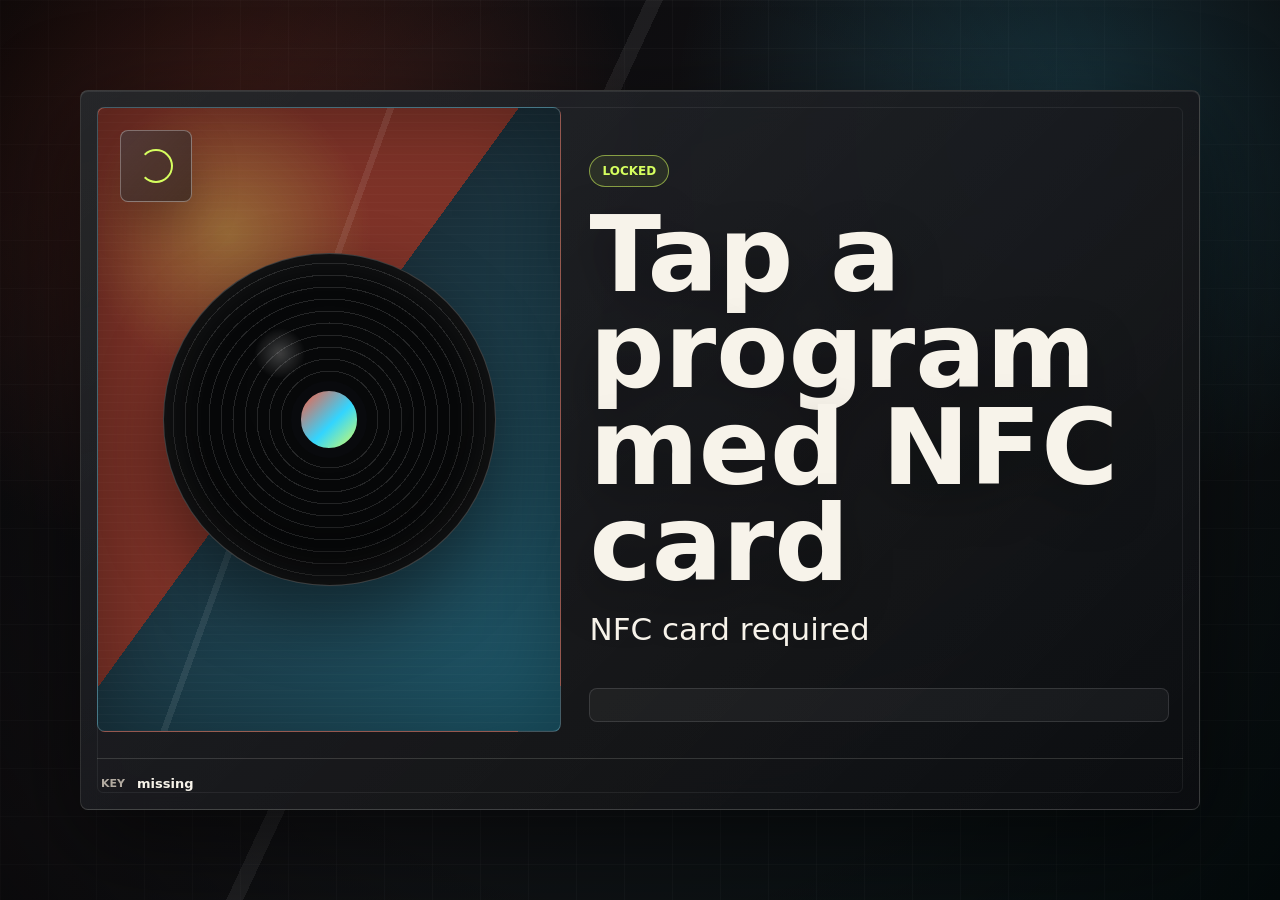
<file: index.html>
<!doctype html>
<html lang="ja">
  <head>
    <meta charset="utf-8" />
    <meta name="viewport" content="width=device-width, initial-scale=1" />
    <title>Keytone</title>
    <meta name="description" content="Card-based NFC music player" />
    <link rel="stylesheet" href="/styles.css" />
  </head>
  <body>
    <main class="stage">
      <section class="player" aria-live="polite">
        <div class="art" id="cover" aria-hidden="true">
          <div class="card-face">
            <span class="nfc-mark"></span>
          </div>
          <div class="record">
            <span></span>
          </div>
        </div>

        <section class="now">
          <p class="signal" id="status">CARD VERIFIED</p>
          <h1 id="title">Loading</h1>
          <p class="artist" id="artist">Please wait</p>

          <div class="transport">
            <button class="play" id="playButton" type="button" aria-label="Play">
              <span id="playIcon"></span>
            </button>
            <div class="timeline">
              <div class="time-row">
                <span id="currentTime">0:00</span>
                <span id="duration">0:00</span>
              </div>
              <input
                id="seek"
                type="range"
                min="0"
                max="1000"
                value="0"
                aria-label="Seek"
              />
            </div>
          </div>
        </section>

        <aside class="details">
          <p>KEY</p>
          <strong id="cardKey">----</strong>
        </aside>

        <audio id="audio" preload="metadata"></audio>
      </section>
    </main>

    <script src="/app.js" type="module"></script>
  </body>
</html>
</file>
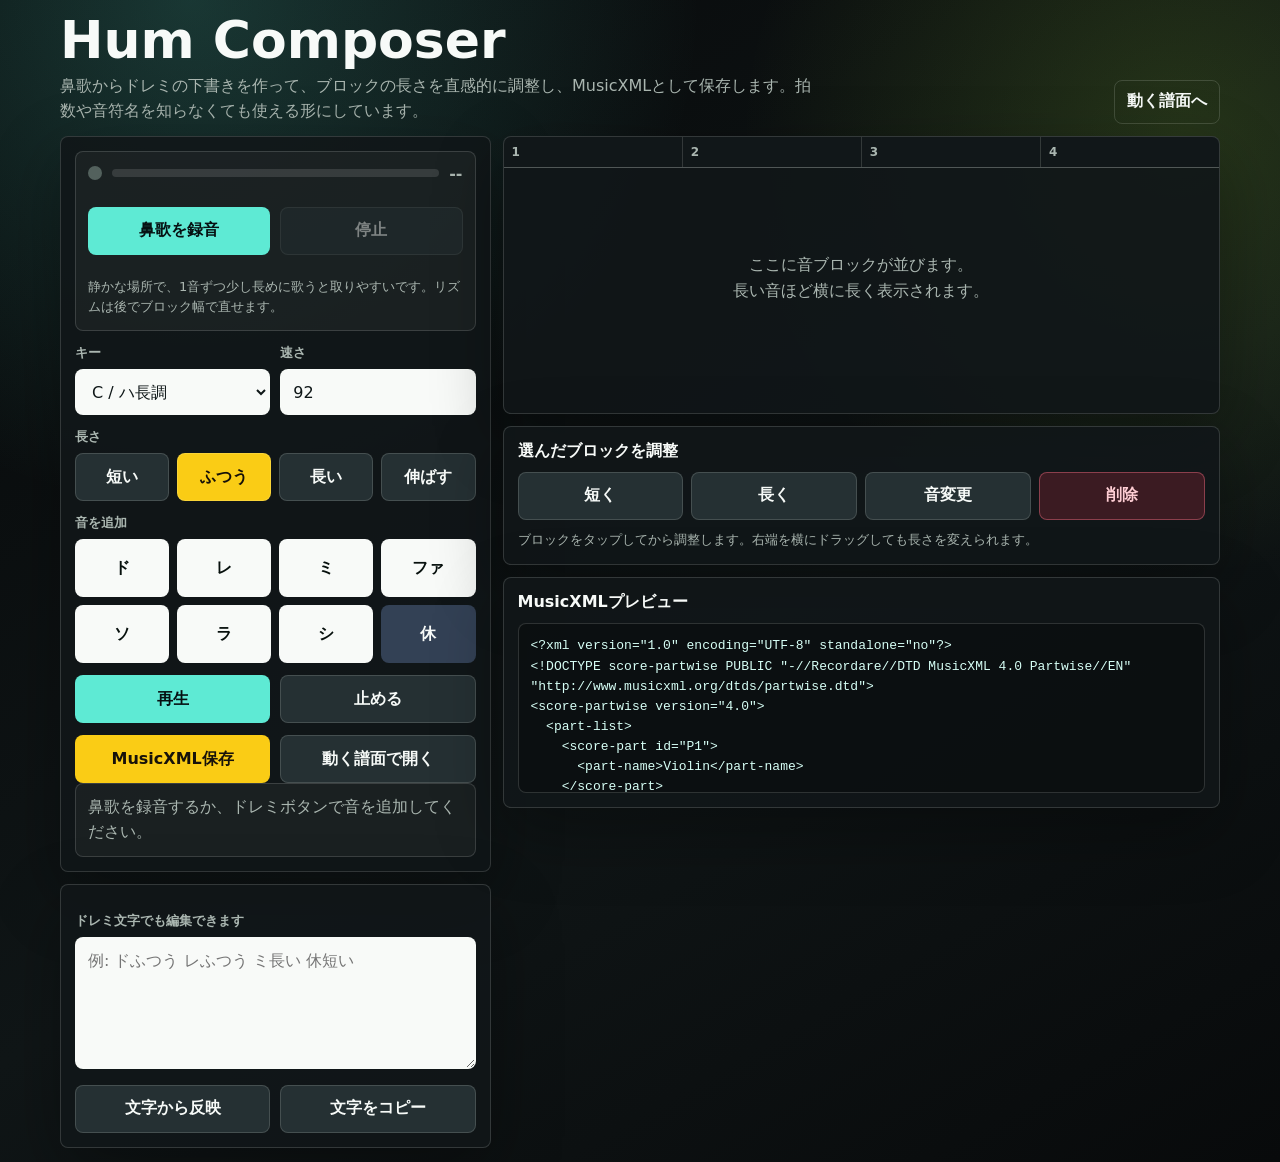
<file: composer/index.html>
<!doctype html>
<html lang="ja">
<head>
  <meta charset="utf-8">
  <meta name="viewport" content="width=device-width, initial-scale=1, viewport-fit=cover">
  <title>Hum to MusicXML Composer</title>
  <style>
    :root {
      color-scheme: dark;
      --bg: #080a0b;
      --panel: #111719;
      --panel-2: #182022;
      --ink: #f7faf8;
      --muted: #aab6b0;
      --line: rgba(247,250,248,.15);
      --accent: #5eead4;
      --accent-2: #a3e635;
      --warn: #facc15;
      --danger: #fb7185;
      --blue: #60a5fa;
      font-family: "Segoe UI", system-ui, -apple-system, BlinkMacSystemFont, sans-serif;
    }

    * { box-sizing: border-box; }

    html,
    body {
      margin: 0;
      min-height: 100%;
      background:
        radial-gradient(circle at 15% 0%, rgba(94,234,212,.2), transparent 32%),
        radial-gradient(circle at 92% 12%, rgba(163,230,53,.16), transparent 28%),
        linear-gradient(150deg, #07090a, #101617 56%, #080a0b);
      color: var(--ink);
    }

    body.recording .record-dot {
      animation: pulse 900ms ease-in-out infinite;
      background: var(--danger);
    }

    button,
    input,
    select,
    textarea {
      font: inherit;
    }

    button {
      min-height: 48px;
      border: 0;
      border-radius: 8px;
      background: var(--accent);
      color: #061112;
      cursor: pointer;
      font-weight: 900;
    }

    button.secondary {
      background: #253033;
      color: var(--ink);
      border: 1px solid var(--line);
    }

    button.warn {
      background: var(--warn);
      color: #17120a;
    }

    button.danger {
      background: #3b1b22;
      color: #fecdd3;
      border: 1px solid rgba(251,113,133,.42);
    }

    button:disabled {
      cursor: not-allowed;
      opacity: .45;
    }

    main {
      width: min(1160px, calc(100% - 24px));
      margin: 0 auto;
      padding: max(14px, env(safe-area-inset-top)) 0 max(14px, env(safe-area-inset-bottom));
    }

    header {
      display: grid;
      grid-template-columns: minmax(0, 1fr) auto;
      gap: 12px;
      align-items: end;
      margin-bottom: 12px;
    }

    h1 {
      margin: 0;
      font-size: clamp(28px, 7vw, 52px);
      line-height: 1;
      letter-spacing: 0;
    }

    .lead {
      max-width: 760px;
      margin: 8px 0 0;
      color: var(--muted);
      line-height: 1.55;
    }

    .back {
      display: inline-grid;
      min-height: 44px;
      align-items: center;
      border: 1px solid var(--line);
      border-radius: 8px;
      padding: 0 12px;
      color: var(--ink);
      font-weight: 800;
      text-decoration: none;
      white-space: nowrap;
    }

    .layout {
      display: grid;
      grid-template-columns: minmax(300px, .75fr) minmax(0, 1.25fr);
      gap: 12px;
      align-items: start;
    }

    .panel,
    .timeline,
    .editor {
      border: 1px solid var(--line);
      border-radius: 8px;
      background: rgba(17,23,25,.9);
      box-shadow: 0 24px 70px rgba(0,0,0,.32);
    }

    .panel,
    .editor {
      padding: 14px;
    }

    .stack {
      display: grid;
      gap: 12px;
    }

    label {
      display: block;
      margin: 13px 0 7px;
      color: var(--muted);
      font-size: 13px;
      font-weight: 900;
    }

    input,
    select,
    textarea {
      width: 100%;
      min-height: 46px;
      border: 1px solid var(--line);
      border-radius: 8px;
      background: #f8faf8;
      color: #0f1718;
      padding: 10px 12px;
    }

    textarea {
      min-height: 132px;
      resize: vertical;
      line-height: 1.6;
    }

    .grid-2 {
      display: grid;
      grid-template-columns: 1fr 1fr;
      gap: 10px;
    }

    .actions {
      display: grid;
      grid-template-columns: 1fr 1fr;
      gap: 10px;
      margin-top: 12px;
    }

    .actions.single {
      grid-template-columns: 1fr;
    }

    .record-box {
      display: grid;
      gap: 12px;
      border: 1px solid var(--line);
      border-radius: 8px;
      padding: 12px;
      background: rgba(255,255,255,.045);
    }

    .meter {
      display: grid;
      grid-template-columns: auto minmax(0, 1fr) auto;
      gap: 10px;
      align-items: center;
      color: var(--muted);
      font-weight: 800;
    }

    .record-dot {
      width: 14px;
      aspect-ratio: 1;
      border-radius: 999px;
      background: #53615d;
    }

    .level {
      height: 8px;
      overflow: hidden;
      border-radius: 999px;
      background: rgba(255,255,255,.12);
    }

    .level span {
      display: block;
      width: 0%;
      height: 100%;
      border-radius: inherit;
      background: linear-gradient(90deg, var(--accent), var(--accent-2));
    }

    .hint {
      margin: 10px 0 0;
      color: var(--muted);
      font-size: 13px;
      line-height: 1.6;
    }

    .status {
      min-height: 50px;
      border: 1px solid var(--line);
      border-radius: 8px;
      padding: 11px 12px;
      color: var(--muted);
      line-height: 1.55;
      background: rgba(255,255,255,.045);
    }

    .pads {
      display: grid;
      grid-template-columns: repeat(4, 1fr);
      gap: 8px;
    }

    .pads button {
      min-height: 58px;
      color: #07100d;
      background: #f8faf8;
    }

    .pads button.rest {
      background: #334155;
      color: var(--ink);
    }

    .duration {
      display: grid;
      grid-template-columns: repeat(4, 1fr);
      gap: 8px;
    }

    .duration button {
      min-height: 48px;
      background: #253033;
      color: var(--ink);
      border: 1px solid var(--line);
    }

    .duration button.active {
      background: var(--warn);
      color: #151008;
    }

    .timeline {
      min-height: 278px;
      overflow: hidden;
    }

    .ruler {
      display: flex;
      gap: 1px;
      border-bottom: 1px solid var(--line);
      background: var(--line);
    }

    .ruler span {
      flex: 1;
      min-width: 72px;
      padding: 8px;
      background: #111719;
      color: var(--muted);
      font-size: 12px;
      font-weight: 900;
    }

    .blocks {
      display: flex;
      align-items: stretch;
      min-height: 220px;
      overflow-x: auto;
      padding: 14px;
      gap: 8px;
      scroll-snap-type: x proximity;
    }

    .block {
      position: relative;
      display: grid;
      align-content: center;
      flex: 0 0 calc(var(--beats) * 62px);
      min-width: 54px;
      min-height: 104px;
      border: 2px solid transparent;
      border-radius: 8px;
      padding: 10px 8px;
      scroll-snap-align: start;
      background: linear-gradient(135deg, #f8faf8, #dffcf2);
      color: #071112;
      text-align: center;
      cursor: pointer;
    }

    .block.rest {
      background: linear-gradient(135deg, #334155, #1e293b);
      color: white;
    }

    .block.selected {
      border-color: var(--warn);
      box-shadow: 0 0 0 3px rgba(250,204,21,.18);
    }

    .block strong {
      display: block;
      font-size: 28px;
      line-height: 1;
    }

    .block small {
      display: block;
      margin-top: 8px;
      color: inherit;
      opacity: .72;
      font-weight: 800;
    }

    .block .handle {
      position: absolute;
      top: 0;
      right: 0;
      bottom: 0;
      width: 22px;
      border-radius: 0 6px 6px 0;
      background: rgba(0,0,0,.12);
    }

    .empty {
      display: grid;
      min-width: 100%;
      place-items: center;
      color: var(--muted);
      text-align: center;
      line-height: 1.6;
    }

    .edit-row {
      display: grid;
      grid-template-columns: repeat(4, 1fr);
      gap: 8px;
      margin-top: 10px;
    }

    .preview {
      display: grid;
      gap: 10px;
    }

    .preview pre {
      max-height: 170px;
      overflow: auto;
      margin: 0;
      border: 1px solid var(--line);
      border-radius: 8px;
      padding: 12px;
      background: rgba(0,0,0,.28);
      color: #d7fff6;
      white-space: pre-wrap;
      line-height: 1.55;
    }

    @media (max-width: 900px) {
      main {
        width: min(100% - 16px, 1160px);
      }

      header {
        grid-template-columns: 1fr;
      }

      .layout {
        grid-template-columns: 1fr;
      }
    }

    @media (max-width: 560px) {
      .lead {
        display: none;
      }

      .grid-2,
      .actions {
        grid-template-columns: 1fr 1fr;
      }

      .pads {
        grid-template-columns: repeat(4, 1fr);
      }

      .pads button {
        min-height: 54px;
        padding: 0 4px;
      }

      .duration {
        grid-template-columns: repeat(2, 1fr);
      }

      .edit-row {
        grid-template-columns: repeat(2, 1fr);
      }

      .block {
        flex-basis: calc(var(--beats) * 54px);
      }
    }

    @keyframes pulse {
      50% {
        opacity: .42;
        transform: scale(.82);
      }
    }
  </style>
</head>
<body>
  <main>
    <header>
      <div>
        <h1>Hum Composer</h1>
        <p class="lead">鼻歌からドレミの下書きを作って、ブロックの長さを直感的に調整し、MusicXMLとして保存します。拍数や音符名を知らなくても使える形にしています。</p>
      </div>
      <a class="back" href="/game/">動く譜面へ</a>
    </header>

    <div class="layout">
      <section class="stack">
        <div class="panel">
          <div class="record-box">
            <div class="meter">
              <span class="record-dot" aria-hidden="true"></span>
              <div class="level"><span id="level"></span></div>
              <strong id="liveNote">--</strong>
            </div>
            <div class="actions">
              <button id="record">鼻歌を録音</button>
              <button id="stopRecord" class="secondary" disabled>停止</button>
            </div>
            <p class="hint">静かな場所で、1音ずつ少し長めに歌うと取りやすいです。リズムは後でブロック幅で直せます。</p>
          </div>

          <div class="grid-2">
            <div>
              <label for="keySelect">キー</label>
              <select id="keySelect">
                <option value="C" selected>C / ハ長調</option>
                <option value="G">G / ト長調</option>
                <option value="D">D / ニ長調</option>
                <option value="A">A / イ長調</option>
              </select>
            </div>
            <div>
              <label for="bpm">速さ</label>
              <input id="bpm" type="number" min="50" max="180" value="92">
            </div>
          </div>

          <label>長さ</label>
          <div class="duration" id="durationButtons">
            <button data-beats="0.5">短い</button>
            <button data-beats="1" class="active">ふつう</button>
            <button data-beats="2">長い</button>
            <button data-beats="4">伸ばす</button>
          </div>

          <label>音を追加</label>
          <div class="pads" id="notePads"></div>

          <div class="actions">
            <button id="play">再生</button>
            <button id="stopPlay" class="secondary">止める</button>
          </div>

          <div class="actions">
            <button id="downloadXml" class="warn">MusicXML保存</button>
            <button id="openScore" class="secondary">動く譜面で開く</button>
          </div>

          <div id="status" class="status">鼻歌を録音するか、ドレミボタンで音を追加してください。</div>
        </div>

        <div class="editor">
          <label for="textInput">ドレミ文字でも編集できます</label>
          <textarea id="textInput" spellcheck="false" placeholder="例: ドふつう レふつう ミ長い 休短い"></textarea>
          <div class="actions">
            <button id="applyText" class="secondary">文字から反映</button>
            <button id="copyText" class="secondary">文字をコピー</button>
          </div>
        </div>
      </section>

      <section class="stack">
        <div class="timeline">
          <div class="ruler">
            <span>1</span><span>2</span><span>3</span><span>4</span>
          </div>
          <div class="blocks" id="blocks">
            <div class="empty">ここに音ブロックが並びます。<br>長い音ほど横に長く表示されます。</div>
          </div>
        </div>

        <div class="editor">
          <strong>選んだブロックを調整</strong>
          <div class="edit-row">
            <button id="shorter" class="secondary">短く</button>
            <button id="longer" class="secondary">長く</button>
            <button id="changePitch" class="secondary">音変更</button>
            <button id="deleteNote" class="danger">削除</button>
          </div>
          <p class="hint">ブロックをタップしてから調整します。右端を横にドラッグしても長さを変えられます。</p>
        </div>

        <div class="editor preview">
          <strong>MusicXMLプレビュー</strong>
          <pre id="xmlPreview"></pre>
        </div>
      </section>
    </div>
  </main>

  <script>
    const solfegeByKey = {
      C: [
        ["ド", 60], ["レ", 62], ["ミ", 64], ["ファ", 65], ["ソ", 67], ["ラ", 69], ["シ", 71],
      ],
      G: [
        ["ド", 67], ["レ", 69], ["ミ", 71], ["ファ#", 72], ["ソ", 74], ["ラ", 76], ["シ", 78],
      ],
      D: [
        ["ド", 62], ["レ", 64], ["ミ", 66], ["ファ#", 67], ["ソ", 69], ["ラ", 71], ["シ", 73],
      ],
      A: [
        ["ド", 69], ["レ", 71], ["ミ", 73], ["ファ#", 74], ["ソ#", 76], ["ラ", 78], ["シ", 80],
      ],
    };

    const durationLabels = new Map([
      [0.5, "短い"],
      [1, "ふつう"],
      [2, "長い"],
      [4, "伸ばす"],
    ]);

    const durationTypes = new Map([
      [0.5, "eighth"],
      [1, "quarter"],
      [2, "half"],
      [4, "whole"],
    ]);

    const state = {
      notes: [],
      selectedId: null,
      duration: 1,
      audioContext: null,
      recorderStream: null,
      analyser: null,
      recording: false,
      raf: 0,
      lastCapturedMidi: null,
      lastCaptureAt: 0,
      playTimers: [],
    };

    const elements = {
      record: document.querySelector("#record"),
      stopRecord: document.querySelector("#stopRecord"),
      level: document.querySelector("#level"),
      liveNote: document.querySelector("#liveNote"),
      keySelect: document.querySelector("#keySelect"),
      bpm: document.querySelector("#bpm"),
      durationButtons: document.querySelector("#durationButtons"),
      notePads: document.querySelector("#notePads"),
      blocks: document.querySelector("#blocks"),
      play: document.querySelector("#play"),
      stopPlay: document.querySelector("#stopPlay"),
      downloadXml: document.querySelector("#downloadXml"),
      openScore: document.querySelector("#openScore"),
      status: document.querySelector("#status"),
      textInput: document.querySelector("#textInput"),
      applyText: document.querySelector("#applyText"),
      copyText: document.querySelector("#copyText"),
      shorter: document.querySelector("#shorter"),
      longer: document.querySelector("#longer"),
      changePitch: document.querySelector("#changePitch"),
      deleteNote: document.querySelector("#deleteNote"),
      xmlPreview: document.querySelector("#xmlPreview"),
    };

    renderPads();
    renderAll();

    elements.keySelect.addEventListener("change", () => {
      renderPads();
      renderAll();
    });

    elements.durationButtons.addEventListener("click", (event) => {
      const button = event.target.closest("button[data-beats]");
      if (!button) return;
      state.duration = Number(button.dataset.beats);
      elements.durationButtons.querySelectorAll("button").forEach((item) => {
        item.classList.toggle("active", item === button);
      });
    });

    elements.notePads.addEventListener("click", (event) => {
      const button = event.target.closest("button[data-midi]");
      if (!button) return;
      addNote(Number(button.dataset.midi), button.dataset.label, state.duration);
      playTone(Number(button.dataset.midi), 0.22);
    });

    elements.blocks.addEventListener("click", (event) => {
      const block = event.target.closest(".block");
      if (!block) return;
      state.selectedId = block.dataset.id;
      renderBlocks();
    });

    let dragTarget = null;
    let dragStartX = 0;
    let dragStartBeats = 1;

    elements.blocks.addEventListener("pointerdown", (event) => {
      const handle = event.target.closest(".handle");
      const block = event.target.closest(".block");
      if (!handle || !block) return;
      dragTarget = state.notes.find((note) => note.id === block.dataset.id);
      if (!dragTarget) return;
      state.selectedId = dragTarget.id;
      dragStartX = event.clientX;
      dragStartBeats = dragTarget.beats;
      block.setPointerCapture(event.pointerId);
    });

    elements.blocks.addEventListener("pointermove", (event) => {
      if (!dragTarget) return;
      const delta = event.clientX - dragStartX;
      const step = Math.round(delta / 38);
      dragTarget.beats = clampDuration(dragStartBeats + step);
      renderAll();
    });

    elements.blocks.addEventListener("pointerup", () => {
      dragTarget = null;
    });

    elements.shorter.addEventListener("click", () => editSelected((note) => {
      note.beats = nextDuration(note.beats, -1);
    }));

    elements.longer.addEventListener("click", () => editSelected((note) => {
      note.beats = nextDuration(note.beats, 1);
    }));

    elements.changePitch.addEventListener("click", () => editSelected((note) => {
      if (note.rest) return;
      const scale = solfegeByKey[elements.keySelect.value];
      const index = scale.findIndex((item) => item[1] === note.midi);
      const next = scale[(index + 1 + scale.length) % scale.length];
      note.label = next[0];
      note.midi = next[1];
      playTone(note.midi, 0.2);
    }));

    elements.deleteNote.addEventListener("click", () => {
      if (!state.selectedId) return;
      state.notes = state.notes.filter((note) => note.id !== state.selectedId);
      state.selectedId = null;
      renderAll();
    });

    elements.play.addEventListener("click", playComposition);
    elements.stopPlay.addEventListener("click", stopPlayback);
    elements.downloadXml.addEventListener("click", downloadMusicXml);
    elements.openScore.addEventListener("click", openInScore);
    elements.applyText.addEventListener("click", applyTextInput);
    elements.copyText.addEventListener("click", async () => {
      await navigator.clipboard?.writeText(elements.textInput.value);
      setStatus("ドレミ文字をコピーしました。");
    });
    elements.record.addEventListener("click", startRecording);
    elements.stopRecord.addEventListener("click", stopRecording);

    function renderPads() {
      const notes = solfegeByKey[elements.keySelect.value];
      elements.notePads.innerHTML = notes.map(([label, midi]) => {
        return `<button data-label="${label}" data-midi="${midi}">${label}</button>`;
      }).join("") + `<button class="rest" data-label="休" data-midi="-1">休</button>`;
    }

    function addNote(midi, label, beats) {
      state.notes.push({
        id: crypto.randomUUID ? crypto.randomUUID() : String(Date.now() + Math.random()),
        midi,
        label,
        beats,
        rest: midi < 0,
      });
      state.selectedId = state.notes[state.notes.length - 1].id;
      renderAll();
    }

    function renderAll() {
      renderBlocks();
      renderText();
      elements.xmlPreview.textContent = buildMusicXml();
    }

    function renderBlocks() {
      if (!state.notes.length) {
        elements.blocks.innerHTML = `<div class="empty">ここに音ブロックが並びます。<br>長い音ほど横に長く表示されます。</div>`;
        return;
      }

      elements.blocks.innerHTML = state.notes.map((note) => {
        const selected = note.id === state.selectedId ? " selected" : "";
        const rest = note.rest ? " rest" : "";
        const duration = durationLabel(note.beats);
        return `
          <div class="block${selected}${rest}" data-id="${note.id}" style="--beats:${note.beats}">
            <strong>${note.label}</strong>
            <small>${duration}</small>
            <span class="handle" aria-hidden="true"></span>
          </div>
        `;
      }).join("");
    }

    function renderText() {
      elements.textInput.value = state.notes.map((note) => `${note.label}${durationLabel(note.beats)}`).join(" ");
    }

    function durationLabel(beats) {
      if (durationLabels.has(beats)) return durationLabels.get(beats);
      return `${beats}拍`;
    }

    function clampDuration(value) {
      const durations = [0.5, 1, 2, 4];
      return durations.reduce((best, current) => {
        return Math.abs(current - value) < Math.abs(best - value) ? current : best;
      }, durations[0]);
    }

    function nextDuration(value, direction) {
      const durations = [0.5, 1, 2, 4];
      const current = durations.indexOf(clampDuration(value));
      const next = Math.max(0, Math.min(durations.length - 1, current + direction));
      return durations[next];
    }

    function editSelected(update) {
      const note = state.notes.find((item) => item.id === state.selectedId);
      if (!note) {
        setStatus("先に音ブロックを選んでください。");
        return;
      }
      update(note);
      renderAll();
    }

    async function startRecording() {
      try {
        stopPlayback();
        state.audioContext = state.audioContext || new AudioContext();
        if (state.audioContext.state === "suspended") await state.audioContext.resume();
        state.recorderStream = await navigator.mediaDevices.getUserMedia({ audio: true });
        const source = state.audioContext.createMediaStreamSource(state.recorderStream);
        state.analyser = state.audioContext.createAnalyser();
        state.analyser.fftSize = 2048;
        source.connect(state.analyser);
        state.recording = true;
        state.lastCapturedMidi = null;
        state.lastCaptureAt = 0;
        document.body.classList.add("recording");
        elements.record.disabled = true;
        elements.stopRecord.disabled = false;
        setStatus("録音中です。1音ずつ少し長めに歌ってください。");
        detectPitchLoop();
      } catch (error) {
        setStatus(`マイクを使えませんでした: ${error.message}`);
      }
    }

    function stopRecording() {
      state.recording = false;
      cancelAnimationFrame(state.raf);
      state.recorderStream?.getTracks().forEach((track) => track.stop());
      state.recorderStream = null;
      document.body.classList.remove("recording");
      elements.record.disabled = false;
      elements.stopRecord.disabled = true;
      elements.liveNote.textContent = "--";
      elements.level.style.width = "0%";
      setStatus("録音を停止しました。ブロックの長さや音を直して、再生で確認してください。");
    }

    function detectPitchLoop() {
      if (!state.recording || !state.analyser) return;
      const buffer = new Float32Array(state.analyser.fftSize);
      state.analyser.getFloatTimeDomainData(buffer);
      const level = rms(buffer);
      elements.level.style.width = `${Math.min(100, level * 420)}%`;

      const frequency = level > 0.018 ? autoCorrelate(buffer, state.audioContext.sampleRate) : -1;
      if (frequency > 0) {
        const rawMidi = frequencyToMidi(frequency);
        const quantized = quantizeToKey(rawMidi);
        elements.liveNote.textContent = `${quantized.label}`;
        maybeCaptureNote(quantized);
      } else {
        elements.liveNote.textContent = "--";
      }

      state.raf = requestAnimationFrame(detectPitchLoop);
    }

    function maybeCaptureNote(note) {
      const now = performance.now();
      const same = state.lastCapturedMidi === note.midi;
      if (same && now - state.lastCaptureAt < 900) return;
      if (!same && now - state.lastCaptureAt < 420) return;
      addNote(note.midi, note.label, 1);
      state.lastCapturedMidi = note.midi;
      state.lastCaptureAt = now;
    }

    function rms(buffer) {
      let sum = 0;
      for (const value of buffer) sum += value * value;
      return Math.sqrt(sum / buffer.length);
    }

    function autoCorrelate(buffer, sampleRate) {
      const size = buffer.length;
      let bestOffset = -1;
      let bestCorrelation = 0;
      const minOffset = Math.floor(sampleRate / 900);
      const maxOffset = Math.floor(sampleRate / 80);

      for (let offset = minOffset; offset <= maxOffset; offset++) {
        let correlation = 0;
        for (let i = 0; i < size - offset; i++) {
          correlation += 1 - Math.abs(buffer[i] - buffer[i + offset]);
        }
        correlation /= size - offset;
        if (correlation > bestCorrelation) {
          bestCorrelation = correlation;
          bestOffset = offset;
        }
      }

      return bestCorrelation > 0.9 ? sampleRate / bestOffset : -1;
    }

    function frequencyToMidi(frequency) {
      return Math.round(69 + 12 * Math.log2(frequency / 440));
    }

    function quantizeToKey(midi) {
      const scale = solfegeByKey[elements.keySelect.value];
      let best = scale[0];
      let bestDistance = Infinity;
      for (let octaveShift = -24; octaveShift <= 24; octaveShift += 12) {
        for (const [label, baseMidi] of scale) {
          const candidate = baseMidi + octaveShift;
          const distance = Math.abs(candidate - midi);
          if (distance < bestDistance) {
            best = [label, candidate];
            bestDistance = distance;
          }
        }
      }
      return { label: best[0], midi: Math.max(55, Math.min(88, best[1])) };
    }

    function playComposition() {
      if (!state.notes.length) {
        setStatus("先に音を追加してください。");
        return;
      }
      stopPlayback();
      state.audioContext = state.audioContext || new AudioContext();
      if (state.audioContext.state === "suspended") state.audioContext.resume();
      const bpm = Number(elements.bpm.value) || 92;
      let offset = 0;
      state.notes.forEach((note) => {
        const delay = offset * 60 / bpm * 1000;
        const seconds = note.beats * 60 / bpm * 0.9;
        const timer = window.setTimeout(() => {
          if (!note.rest) playTone(note.midi, seconds);
          state.selectedId = note.id;
          renderBlocks();
        }, delay);
        state.playTimers.push(timer);
        offset += note.beats;
      });
      setStatus("再生中です。耳で確認しながら、長さや音を直してください。");
    }

    function stopPlayback() {
      state.playTimers.forEach((timer) => clearTimeout(timer));
      state.playTimers = [];
    }

    function playTone(midi, seconds = 0.25) {
      if (midi < 0) return;
      state.audioContext = state.audioContext || new AudioContext();
      const osc = state.audioContext.createOscillator();
      const gain = state.audioContext.createGain();
      const filter = state.audioContext.createBiquadFilter();
      const now = state.audioContext.currentTime;
      osc.type = "triangle";
      osc.frequency.value = 440 * Math.pow(2, (midi - 69) / 12);
      filter.type = "lowpass";
      filter.frequency.value = 1700;
      gain.gain.setValueAtTime(0.001, now);
      gain.gain.linearRampToValueAtTime(0.08, now + 0.02);
      gain.gain.setValueAtTime(0.052, now + Math.max(0.03, seconds - 0.06));
      gain.gain.exponentialRampToValueAtTime(0.001, now + seconds);
      osc.connect(filter);
      filter.connect(gain);
      gain.connect(state.audioContext.destination);
      osc.start(now);
      osc.stop(now + seconds + 0.02);
    }

    function applyTextInput() {
      const tokens = elements.textInput.value.split(/\s+/).filter(Boolean);
      const scale = solfegeByKey[elements.keySelect.value];
      const nextNotes = [];
      for (const token of tokens) {
        const parsed = parseToken(token, scale);
        if (parsed) nextNotes.push(parsed);
      }
      state.notes = nextNotes;
      state.selectedId = state.notes.at(-1)?.id || null;
      renderAll();
      setStatus(`${state.notes.length}個の音ブロックを文字から反映しました。`);
    }

    function parseToken(token, scale) {
      const durationMap = [
        ["伸ばす", 4],
        ["長い", 2],
        ["ふつう", 1],
        ["短い", 0.5],
      ];
      let beats = 1;
      let label = token;
      for (const [suffix, value] of durationMap) {
        if (token.endsWith(suffix)) {
          beats = value;
          label = token.slice(0, -suffix.length);
          break;
        }
      }
      if (label === "休") return makeNote(-1, "休", beats, true);
      const pitch = scale.find((item) => item[0] === label);
      if (!pitch) return null;
      return makeNote(pitch[1], pitch[0], beats, false);
    }

    function makeNote(midi, label, beats, rest) {
      return {
        id: crypto.randomUUID ? crypto.randomUUID() : String(Date.now() + Math.random()),
        midi,
        label,
        beats,
        rest,
      };
    }

    function downloadMusicXml() {
      const xml = buildMusicXml();
      const blob = new Blob([xml], { type: "application/vnd.recordare.musicxml+xml" });
      const url = URL.createObjectURL(blob);
      const link = document.createElement("a");
      link.href = url;
      link.download = "hum-composer.musicxml";
      document.body.appendChild(link);
      link.click();
      link.remove();
      URL.revokeObjectURL(url);
      setStatus("MusicXMLを保存しました。動く譜面で読み込めます。");
    }

    function openInScore() {
      const xml = buildMusicXml();
      localStorage.setItem("violinStreetScore.generatedMusicXml", xml);
      localStorage.setItem("violinStreetScore.generatedAt", new Date().toISOString());
      setStatus("動く譜面へ送りました。新しい画面でそのまま練習できます。");
      const target = ["127.0.0.1", "localhost"].includes(location.hostname) ? "/game" : "/game/";
      window.open(target, "_blank");
      return;
      const blob = new Blob([xml], { type: "application/vnd.recordare.musicxml+xml" });
      const file = new File([blob], "hum-composer.musicxml", { type: blob.type });
      window.generatedMusicXml = file;
      setStatus("MusicXMLを作りました。保存して /game で読み込んでください。");
      window.open("/game", "_blank");
    }

    function buildMusicXml() {
      const divisions = 2;
      const measures = [];
      let current = [];
      let beatSum = 0;
      let measureNumber = 1;

      for (const note of state.notes) {
        if (beatSum + note.beats > 4 && current.length) {
          measures.push({ number: measureNumber++, notes: current });
          current = [];
          beatSum = 0;
        }
        current.push(note);
        beatSum += note.beats;
        if (beatSum >= 4) {
          measures.push({ number: measureNumber++, notes: current });
          current = [];
          beatSum = 0;
        }
      }
      if (current.length) measures.push({ number: measureNumber++, notes: current });
      if (!measures.length) measures.push({ number: 1, notes: [] });

      return `<?xml version="1.0" encoding="UTF-8" standalone="no"?>
<!DOCTYPE score-partwise PUBLIC "-//Recordare//DTD MusicXML 4.0 Partwise//EN" "http://www.musicxml.org/dtds/partwise.dtd">
<score-partwise version="4.0">
  <part-list>
    <score-part id="P1">
      <part-name>Violin</part-name>
    </score-part>
  </part-list>
  <part id="P1">
${measures.map((measure, index) => renderMeasure(measure, index === 0, divisions)).join("\n")}
  </part>
</score-partwise>
`;
    }

    function renderMeasure(measure, first, divisions) {
      const attrs = first ? `
      <attributes>
        <divisions>${divisions}</divisions>
        <key><fifths>${keyFifths(elements.keySelect.value)}</fifths></key>
        <time><beats>4</beats><beat-type>4</beat-type></time>
        <clef><sign>G</sign><line>2</line></clef>
      </attributes>
      <direction placement="above">
        <direction-type><metronome><beat-unit>quarter</beat-unit><per-minute>${Number(elements.bpm.value) || 92}</per-minute></metronome></direction-type>
        <sound tempo="${Number(elements.bpm.value) || 92}"/>
      </direction>` : "";

      const notesXml = measure.notes.length
        ? measure.notes.map((note) => renderXmlNote(note, divisions)).join("\n")
        : renderXmlNote({ rest: true, beats: 4 }, divisions);

      return `    <measure number="${measure.number}">${attrs}
${notesXml}
    </measure>`;
    }

    function renderXmlNote(note, divisions) {
      const duration = Math.max(1, Math.round(note.beats * divisions));
      const type = durationTypes.get(note.beats) || "quarter";
      if (note.rest) {
        return `      <note>
        <rest/>
        <duration>${duration}</duration>
        <type>${type}</type>
      </note>`;
      }
      const pitch = midiToPitch(note.midi);
      const alterXml = pitch.alter ? `\n          <alter>${pitch.alter}</alter>` : "";
      return `      <note>
        <pitch>
          <step>${pitch.step}</step>${alterXml}
          <octave>${pitch.octave}</octave>
        </pitch>
        <duration>${duration}</duration>
        <type>${type}</type>
      </note>`;
    }

    function midiToPitch(midi) {
      const names = [
        ["C", 0], ["C", 1], ["D", 0], ["D", 1], ["E", 0], ["F", 0],
        ["F", 1], ["G", 0], ["G", 1], ["A", 0], ["A", 1], ["B", 0],
      ];
      const [step, alter] = names[midi % 12];
      return { step, alter, octave: Math.floor(midi / 12) - 1 };
    }

    function keyFifths(key) {
      return { C: 0, G: 1, D: 2, A: 3 }[key] || 0;
    }

    function setStatus(message) {
      elements.status.textContent = message;
      elements.xmlPreview.textContent = buildMusicXml();
    }
  </script>
</body>
</html>
</file>
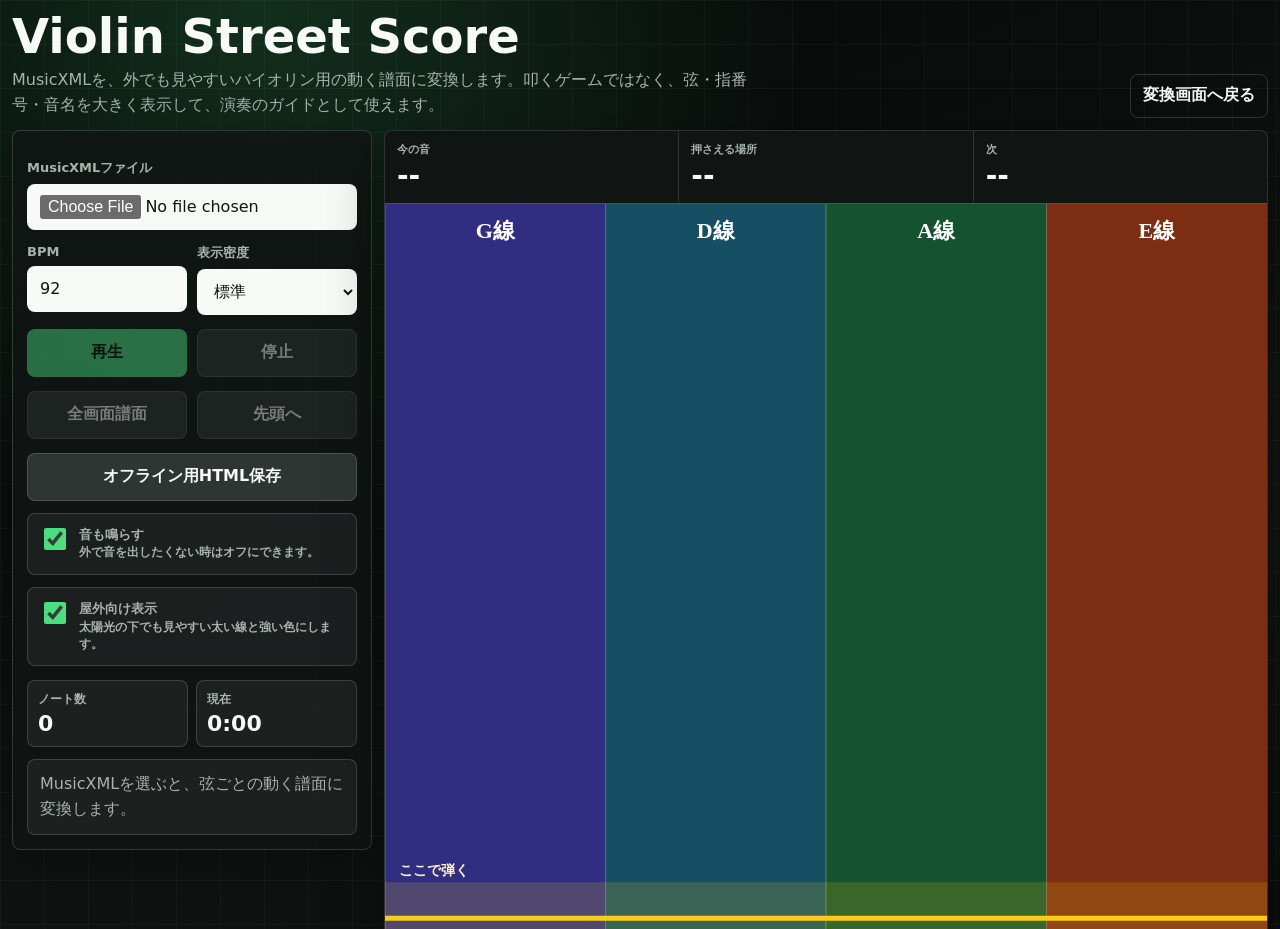
<file: game/index.html>
<!doctype html>
<html lang="ja">
<head>
  <meta charset="utf-8">
  <meta name="viewport" content="width=device-width, initial-scale=1, viewport-fit=cover">
  <title>Violin Street Score</title>
  <style>
    :root {
      color-scheme: dark;
      --bg: #070908;
      --panel: #101514;
      --panel-2: #171d1b;
      --ink: #f8faf7;
      --muted: #a8b3ad;
      --line: rgba(248, 250, 247, 0.16);
      --accent: #4ade80;
      --warn: #facc15;
      --danger: #fb7185;
      font-family: "Segoe UI", system-ui, -apple-system, BlinkMacSystemFont, sans-serif;
    }

    * { box-sizing: border-box; }

    html,
    body {
      margin: 0;
      min-height: 100%;
      background:
        linear-gradient(90deg, rgba(255,255,255,.035) 1px, transparent 1px),
        linear-gradient(180deg, rgba(255,255,255,.035) 1px, transparent 1px),
        radial-gradient(circle at 20% 0%, rgba(74,222,128,.18), transparent 34%),
        linear-gradient(160deg, #050706, #0f1413 54%, #070908);
      background-size: 44px 44px, 44px 44px, auto, auto;
      color: var(--ink);
      overscroll-behavior: none;
    }

    body.practice {
      overflow: hidden;
    }

    button,
    input,
    select {
      font: inherit;
    }

    button {
      min-height: 48px;
      border: 0;
      border-radius: 8px;
      background: var(--accent);
      color: #06100a;
      cursor: pointer;
      font-weight: 900;
    }

    button.secondary {
      background: #2d3633;
      color: var(--ink);
      border: 1px solid var(--line);
    }

    button:disabled {
      cursor: not-allowed;
      opacity: .45;
    }

    main {
      display: grid;
      grid-template-rows: auto 1fr;
      min-height: 100vh;
      padding: max(12px, env(safe-area-inset-top)) max(12px, env(safe-area-inset-right)) max(12px, env(safe-area-inset-bottom)) max(12px, env(safe-area-inset-left));
      gap: 12px;
    }

    header {
      display: grid;
      grid-template-columns: minmax(0, 1fr) auto;
      gap: 12px;
      align-items: end;
    }

    h1 {
      margin: 0;
      font-size: clamp(26px, 7vw, 48px);
      line-height: 1;
      letter-spacing: 0;
    }

    .lead {
      margin: 8px 0 0;
      max-width: 760px;
      color: var(--muted);
      line-height: 1.55;
    }

    .back {
      display: inline-grid;
      min-height: 44px;
      align-items: center;
      border: 1px solid var(--line);
      border-radius: 8px;
      padding: 0 12px;
      color: var(--ink);
      font-weight: 800;
      text-decoration: none;
      white-space: nowrap;
    }

    .shell {
      display: grid;
      grid-template-columns: minmax(300px, 360px) minmax(0, 1fr);
      gap: 12px;
      min-height: 0;
    }

    .controls,
    .scoreboard {
      border: 1px solid var(--line);
      border-radius: 8px;
      background: rgba(16, 21, 20, .88);
      box-shadow: 0 18px 60px rgba(0,0,0,.34);
    }

    .controls {
      align-self: start;
      padding: 14px;
    }

    label {
      display: block;
      margin: 14px 0 7px;
      color: var(--muted);
      font-size: 13px;
      font-weight: 800;
    }

    input[type="file"],
    input[type="number"],
    select {
      width: 100%;
      min-height: 46px;
      border: 1px solid var(--line);
      border-radius: 8px;
      background: #f8faf7;
      color: #101514;
      padding: 10px 12px;
    }

    input[type="file"] {
      border-style: dashed;
    }

    .grid-2 {
      display: grid;
      grid-template-columns: 1fr 1fr;
      gap: 10px;
    }

    .actions {
      display: grid;
      grid-template-columns: 1fr 1fr;
      gap: 10px;
      margin-top: 14px;
    }

    .actions.single {
      grid-template-columns: 1fr;
    }

    .toggle {
      display: flex;
      gap: 10px;
      align-items: flex-start;
      margin-top: 12px;
      padding: 12px;
      border: 1px solid var(--line);
      border-radius: 8px;
      background: rgba(255,255,255,.05);
      line-height: 1.45;
    }

    .toggle input {
      width: 22px;
      height: 22px;
      margin-top: 2px;
      accent-color: var(--accent);
      flex: 0 0 auto;
    }

    .toggle strong {
      display: block;
    }

    .toggle span span {
      display: block;
      color: var(--muted);
      font-size: 12px;
    }

    .stats {
      display: grid;
      grid-template-columns: 1fr 1fr;
      gap: 8px;
      margin-top: 14px;
    }

    .stat {
      min-width: 0;
      border: 1px solid var(--line);
      border-radius: 8px;
      padding: 10px;
      background: rgba(255,255,255,.055);
    }

    .stat span {
      display: block;
      color: var(--muted);
      font-size: 12px;
      font-weight: 800;
    }

    .stat strong {
      display: block;
      margin-top: 3px;
      overflow: hidden;
      font-size: 22px;
      text-overflow: ellipsis;
      white-space: nowrap;
    }

    .status {
      min-height: 54px;
      margin-top: 12px;
      border: 1px solid var(--line);
      border-radius: 8px;
      padding: 12px;
      color: var(--muted);
      line-height: 1.55;
      background: rgba(255,255,255,.055);
    }

    .scoreboard {
      position: relative;
      display: grid;
      grid-template-rows: auto 1fr auto;
      min-height: 0;
      overflow: hidden;
      background: #080b0a;
    }

    .heads-up {
      display: grid;
      grid-template-columns: repeat(3, minmax(0, 1fr));
      gap: 1px;
      border-bottom: 1px solid var(--line);
      background: var(--line);
    }

    .heads-up div {
      min-width: 0;
      padding: 11px 12px;
      background: #101514;
    }

    .heads-up span {
      display: block;
      color: var(--muted);
      font-size: 11px;
      font-weight: 900;
    }

    .heads-up strong {
      display: block;
      margin-top: 2px;
      overflow: hidden;
      font-size: clamp(18px, 3vw, 28px);
      text-overflow: ellipsis;
      white-space: nowrap;
    }

    canvas {
      display: block;
      width: 100%;
      height: 100%;
      min-height: 560px;
      background: #080b0a;
      touch-action: none;
    }

    .string-labels {
      display: grid;
      grid-template-columns: repeat(4, 1fr);
      border-top: 1px solid var(--line);
      background: #101514;
    }

    .string-labels div {
      min-width: 0;
      padding: 12px 8px;
      border-right: 1px solid var(--line);
      text-align: center;
      font-weight: 900;
    }

    .string-labels div:last-child { border-right: 0; }

    .practice .controls,
    .practice header {
      display: none;
    }

    .practice main {
      padding: 0;
    }

    .practice .shell {
      display: block;
    }

    .practice .scoreboard {
      width: 100vw;
      height: 100vh;
      border: 0;
      border-radius: 0;
    }

    .practice canvas {
      min-height: 0;
    }

    @media (max-width: 900px) {
      main {
        min-height: 100svh;
      }

      header {
        grid-template-columns: 1fr;
      }

      .shell {
        grid-template-columns: 1fr;
      }

      .controls {
        order: 2;
      }

      .scoreboard {
        min-height: 64svh;
        order: 1;
      }

      canvas {
        min-height: 58svh;
      }
    }

    @media (max-width: 560px) {
      main {
        padding: max(8px, env(safe-area-inset-top)) max(8px, env(safe-area-inset-right)) max(8px, env(safe-area-inset-bottom)) max(8px, env(safe-area-inset-left));
      }

      .lead {
        display: none;
      }

      .controls {
        padding: 12px;
      }

      .grid-2,
      .actions {
        grid-template-columns: 1fr 1fr;
      }

      .heads-up {
        grid-template-columns: 1fr 1fr;
      }

      .heads-up div:last-child {
        grid-column: 1 / -1;
      }

      .heads-up div {
        padding: 9px 10px;
      }

      .string-labels div {
        padding: 10px 4px;
        font-size: 14px;
      }
    }
  </style>
</head>
<body>
  <main>
    <header>
      <div>
        <h1>Violin Street Score</h1>
        <p class="lead">MusicXMLを、外でも見やすいバイオリン用の動く譜面に変換します。叩くゲームではなく、弦・指番号・音名を大きく表示して、演奏のガイドとして使えます。</p>
      </div>
      <a class="back" href="/">変換画面へ戻る</a>
    </header>

    <div class="shell">
      <section class="controls">
        <label for="file">MusicXMLファイル</label>
        <input id="file" type="file" accept=".musicxml,.xml,.mxl">

        <div class="grid-2">
          <div>
            <label for="bpm">BPM</label>
            <input id="bpm" type="number" min="40" max="220" value="92">
          </div>
          <div>
            <label for="zoom">表示密度</label>
            <select id="zoom">
              <option value="5.6">ゆっくり広め</option>
              <option value="4.4" selected>標準</option>
              <option value="3.4">詰めて表示</option>
            </select>
          </div>
        </div>

        <div class="actions">
          <button id="start" disabled>再生</button>
          <button id="stop" class="secondary" disabled>停止</button>
        </div>

        <div class="actions">
          <button id="practice" class="secondary" disabled>全画面譜面</button>
          <button id="reset" class="secondary" disabled>先頭へ</button>
        </div>

        <div class="actions single">
          <button id="downloadPage" class="secondary">オフライン用HTML保存</button>
        </div>

        <label class="toggle">
          <input id="sound" type="checkbox" checked>
          <span>
            <strong>音も鳴らす</strong>
            <span>外で音を出したくない時はオフにできます。</span>
          </span>
        </label>

        <label class="toggle">
          <input id="bright" type="checkbox" checked>
          <span>
            <strong>屋外向け表示</strong>
            <span>太陽光の下でも見やすい太い線と強い色にします。</span>
          </span>
        </label>

        <div class="stats">
          <div class="stat"><span>ノート数</span><strong id="count">0</strong></div>
          <div class="stat"><span>現在</span><strong id="position">0:00</strong></div>
        </div>

        <div id="status" class="status">MusicXMLを選ぶと、弦ごとの動く譜面に変換します。</div>
      </section>

      <section class="scoreboard">
        <div class="heads-up">
          <div><span>今の音</span><strong id="nowNote">--</strong></div>
          <div><span>押さえる場所</span><strong id="nowFinger">--</strong></div>
          <div><span>次</span><strong id="nextNote">--</strong></div>
        </div>
        <canvas id="score" width="900" height="680"></canvas>
        <div class="string-labels">
          <div>G線</div>
          <div>D線</div>
          <div>A線</div>
          <div>E線</div>
        </div>
      </section>
    </div>
  </main>

  <script>
    const fileInput = document.querySelector("#file");
    const startButton = document.querySelector("#start");
    const stopButton = document.querySelector("#stop");
    const practiceButton = document.querySelector("#practice");
    const resetButton = document.querySelector("#reset");
    const downloadPageButton = document.querySelector("#downloadPage");
    const bpmInput = document.querySelector("#bpm");
    const zoomSelect = document.querySelector("#zoom");
    const soundInput = document.querySelector("#sound");
    const brightInput = document.querySelector("#bright");
    const statusEl = document.querySelector("#status");
    const countEl = document.querySelector("#count");
    const positionEl = document.querySelector("#position");
    const nowNoteEl = document.querySelector("#nowNote");
    const nowFingerEl = document.querySelector("#nowFinger");
    const nextNoteEl = document.querySelector("#nextNote");
    const canvas = document.querySelector("#score");
    const ctx = canvas.getContext("2d");

    const strings = [
      { name: "G", open: 55, color: "#818cf8" },
      { name: "D", open: 62, color: "#22d3ee" },
      { name: "A", open: 69, color: "#4ade80" },
      { name: "E", open: 76, color: "#fb923c" },
    ];

    const fingerNames = {
      0: "開放",
      1: "1低",
      2: "1",
      3: "2低",
      4: "2",
      5: "3",
      6: "4低",
      7: "4",
    };

    let sourceNotes = [];
    let notes = [];
    let running = false;
    let startedAt = 0;
    let pausedBeat = 0;
    let animation = 0;
    let audioContext;
    let activeSounds = [];
    const GENERATED_XML_KEY = "violinStreetScore.generatedMusicXml";

    function resizeCanvas() {
      const rect = canvas.getBoundingClientRect();
      const scale = window.devicePixelRatio || 1;
      canvas.width = Math.max(320, Math.floor(rect.width * scale));
      canvas.height = Math.max(360, Math.floor(rect.height * scale));
      ctx.setTransform(scale, 0, 0, scale, 0, 0);
    }

    window.addEventListener("resize", () => {
      resizeCanvas();
      draw(currentBeat());
    });

    fileInput.addEventListener("change", async () => {
      const file = fileInput.files[0];
      if (!file) return;
      try {
        const text = await file.text();
        sourceNotes = parseMusicXml(text);
        notes = buildScoreNotes(sourceNotes);
        pausedBeat = 0;
        countEl.textContent = String(notes.length);
        const ready = notes.length > 0;
        startButton.disabled = !ready;
        practiceButton.disabled = !ready;
        resetButton.disabled = !ready;
        statusEl.textContent = ready
          ? `${notes.length}個のノートを読み込みました。外で使う時は「全画面譜面」を押すと見やすいです。`
          : "バイオリンで弾ける範囲のメロディが見つかりませんでした。";
        updateHeadsUp(0);
        draw(0);
      } catch (error) {
        sourceNotes = [];
        notes = [];
        startButton.disabled = true;
        practiceButton.disabled = true;
        resetButton.disabled = true;
        countEl.textContent = "0";
        statusEl.textContent = `読み込みに失敗しました: ${error.message}`;
        draw(0);
      }
    });

    startButton.addEventListener("click", startScore);
    stopButton.addEventListener("click", () => stopScore("停止しました。"));
    resetButton.addEventListener("click", resetScore);
    downloadPageButton.addEventListener("click", downloadOfflinePage);
    zoomSelect.addEventListener("change", () => draw(currentBeat()));
    brightInput.addEventListener("change", () => draw(currentBeat()));

    practiceButton.addEventListener("click", async () => {
      document.body.classList.toggle("practice");
      practiceButton.textContent = document.body.classList.contains("practice") ? "通常表示" : "全画面譜面";
      if (document.body.classList.contains("practice") && document.documentElement.requestFullscreen) {
        try {
          await document.documentElement.requestFullscreen();
        } catch (error) {
          // Fullscreen can be blocked; the layout still switches.
        }
      }
      window.setTimeout(() => {
        resizeCanvas();
        draw(currentBeat());
      }, 120);
    });

    document.addEventListener("keydown", (event) => {
      if (event.key === "Escape" && document.body.classList.contains("practice")) {
        document.body.classList.remove("practice");
        practiceButton.textContent = "全画面譜面";
        resizeCanvas();
        draw(currentBeat());
      }
    });

    function loadGeneratedScore() {
      const text = localStorage.getItem(GENERATED_XML_KEY);
      if (!text) return false;
      try {
        sourceNotes = parseMusicXml(text);
        notes = buildScoreNotes(sourceNotes);
        pausedBeat = 0;
        countEl.textContent = String(notes.length);
        const ready = notes.length > 0;
        startButton.disabled = !ready;
        practiceButton.disabled = !ready;
        resetButton.disabled = !ready;
        statusEl.textContent = ready
          ? `composerから${notes.length}個のノートを読み込みました。外でもこのまま練習できます。`
          : "composerの譜面に、バイオリンで表示できるメロディが見つかりませんでした。";
        updateHeadsUp(0);
        draw(0);
        return true;
      } catch (error) {
        statusEl.textContent = `composerの譜面を読み込めませんでした: ${error.message}`;
        return false;
      }
    }

    function parseMusicXml(text) {
      const xml = new DOMParser().parseFromString(text, "application/xml");
      if (xml.querySelector("parsererror")) throw new Error("XMLとして読めません。");
      const part = xml.querySelector("part");
      if (!part) throw new Error("part要素がありません。");

      let divisions = 1;
      let currentTime = 0;
      const parsed = [];

      part.querySelectorAll("measure").forEach((measure) => {
        const divNode = measure.querySelector("attributes divisions");
        if (divNode) divisions = Number(divNode.textContent) || divisions;

        measure.querySelectorAll("note").forEach((noteNode) => {
          const duration = Number(noteNode.querySelector("duration")?.textContent || 0) / divisions;
          const isChord = Boolean(noteNode.querySelector("chord"));
          const isRest = Boolean(noteNode.querySelector("rest"));

          if (!isRest) {
            const pitch = noteNode.querySelector("pitch");
            const step = pitch?.querySelector("step")?.textContent;
            const octave = Number(pitch?.querySelector("octave")?.textContent);
            const alter = Number(pitch?.querySelector("alter")?.textContent || 0);
            if (step && Number.isFinite(octave)) {
              parsed.push({
                midi: pitchToMidi(step, octave, alter),
                start: currentTime,
                duration: Math.max(duration, 0.25),
              });
            }
          }

          if (!isChord) currentTime += Math.max(duration, 0);
        });
      });
      return parsed;
    }

    function pitchToMidi(step, octave, alter) {
      const base = { C: 0, D: 2, E: 4, F: 5, G: 7, A: 9, B: 11 }[step];
      return (octave + 1) * 12 + base + alter;
    }

    function buildScoreNotes(parsed) {
      return parsed.map((note, index) => {
        const fingering = chooseFingering(note.midi);
        if (!fingering) return null;
        return {
          id: index,
          midi: note.midi,
          start: note.start,
          duration: note.duration,
          stringIndex: fingering.stringIndex,
          finger: fingering.finger,
          played: false,
        };
      }).filter(Boolean);
    }

    function chooseFingering(midi) {
      const candidates = strings
        .map((string, stringIndex) => ({ stringIndex, offset: midi - string.open }))
        .filter((candidate) => candidate.offset >= 0 && candidate.offset <= 7);
      if (!candidates.length) return null;
      const preferred = candidates.reduce((best, current) => {
        const bestCost = Math.abs(best.offset - 2) + best.stringIndex * 0.18;
        const currentCost = Math.abs(current.offset - 2) + current.stringIndex * 0.18;
        return currentCost < bestCost ? current : best;
      });
      return { stringIndex: preferred.stringIndex, finger: preferred.offset };
    }

    function startScore() {
      if (!notes.length) return;
      notes.forEach((note) => { note.played = false; });
      running = true;
      startedAt = performance.now() - beatToMs(pausedBeat);
      startButton.disabled = true;
      stopButton.disabled = false;
      statusEl.textContent = "譜面を流しています。音名・弦・指番号を見ながら弾いてください。";
      ensureAudio();
      loop();
    }

    function stopScore(message) {
      running = false;
      pausedBeat = currentBeat();
      cancelAnimationFrame(animation);
      stopActiveSounds();
      startButton.disabled = notes.length === 0;
      stopButton.disabled = true;
      statusEl.textContent = message;
      draw(pausedBeat);
    }

    function resetScore() {
      running = false;
      pausedBeat = 0;
      notes.forEach((note) => { note.played = false; });
      stopActiveSounds();
      startButton.disabled = notes.length === 0;
      stopButton.disabled = true;
      positionEl.textContent = "0:00";
      updateHeadsUp(0);
      draw(0);
      statusEl.textContent = "先頭に戻しました。";
    }

    function downloadOfflinePage() {
      const html = "<!doctype html>\n" + document.documentElement.outerHTML;
      const blob = new Blob([html], { type: "text/html;charset=utf-8" });
      const url = URL.createObjectURL(blob);
      const link = document.createElement("a");
      link.href = url;
      link.download = "violin-street-score.html";
      document.body.appendChild(link);
      link.click();
      link.remove();
      URL.revokeObjectURL(url);
      statusEl.textContent = "オフライン用HTMLを保存しました。スマホに送れば、ネットなしでも開けます。";
    }

    function beatToMs(beat) {
      const bpm = Number(bpmInput.value) || 92;
      return beat / bpm * 60 * 1000;
    }

    function currentBeat() {
      if (!running) return pausedBeat;
      const bpm = Number(bpmInput.value) || 92;
      return Math.max(0, (performance.now() - startedAt) / 1000 / 60 * bpm);
    }

    function loop() {
      const beat = currentBeat();
      draw(beat);
      updateHeadsUp(beat);
      playDueNotes(beat);
      const lastBeat = Math.max(...notes.map((note) => note.start + note.duration), 0);
      if (beat > lastBeat + 3) {
        pausedBeat = 0;
        stopScore("最後まで流しました。もう一度使う時は再生を押してください。");
        return;
      }
      animation = requestAnimationFrame(loop);
    }

    function laneBounds(index) {
      const width = canvas.getBoundingClientRect().width;
      const laneWidth = width / 4;
      return { x: laneWidth * index, width: laneWidth, center: laneWidth * index + laneWidth / 2 };
    }

    function draw(beat) {
      const rect = canvas.getBoundingClientRect();
      const width = rect.width;
      const height = rect.height;
      const targetY = height * 0.72;
      const travelBeats = Number(zoomSelect.value);
      const bright = brightInput.checked;

      ctx.clearRect(0, 0, width, height);
      drawStage(width, height, targetY, bright);

      notes.forEach((note) => {
        const y = targetY - (note.start - beat) / travelBeats * height;
        if (y < -90 || y > height + 90) return;
        drawNote(note, y, Math.abs(note.start - beat) < 0.35, bright);
      });
    }

    function drawStage(width, height, targetY, bright) {
      const laneColors = bright
        ? ["#312e81", "#164e63", "#14532d", "#7c2d12"]
        : ["#17163d", "#082f3a", "#092b18", "#3a1708"];

      for (let i = 0; i < 4; i++) {
        const lane = laneBounds(i);
        ctx.fillStyle = laneColors[i];
        ctx.fillRect(lane.x, 0, lane.width, height);
        ctx.strokeStyle = bright ? "rgba(255,255,255,.28)" : "rgba(255,255,255,.14)";
        ctx.lineWidth = 1;
        ctx.beginPath();
        ctx.moveTo(lane.x, 0);
        ctx.lineTo(lane.x, height);
        ctx.stroke();

        ctx.fillStyle = bright ? "#ffffff" : "rgba(255,255,255,.78)";
        ctx.font = "900 22px Segoe UI";
        ctx.textAlign = "center";
        ctx.fillText(`${strings[i].name}線`, lane.center, 34);
      }

      ctx.fillStyle = "rgba(250,204,21,.16)";
      ctx.fillRect(0, targetY - 36, width, 72);
      ctx.strokeStyle = bright ? "#facc15" : "rgba(250,204,21,.82)";
      ctx.lineWidth = bright ? 5 : 3;
      ctx.beginPath();
      ctx.moveTo(0, targetY);
      ctx.lineTo(width, targetY);
      ctx.stroke();

      ctx.fillStyle = "#fef3c7";
      ctx.font = "900 14px Segoe UI";
      ctx.textAlign = "left";
      ctx.fillText("ここで弾く", 14, targetY - 43);
    }

    function drawNote(note, y, active, bright) {
      const lane = laneBounds(note.stringIndex);
      const w = Math.min(bright ? 142 : 128, lane.width - 14);
      const h = active ? 68 : 58;
      const x = lane.center - w / 2;
      const radius = 8;

      ctx.fillStyle = active ? "#facc15" : strings[note.stringIndex].color;
      roundedRect(x, y - h / 2, w, h, radius);
      ctx.fill();

      ctx.strokeStyle = active ? "#ffffff" : "rgba(255,255,255,.75)";
      ctx.lineWidth = active ? 4 : 2;
      ctx.stroke();

      ctx.fillStyle = active ? "#111827" : "#ffffff";
      ctx.textAlign = "center";
      ctx.font = `900 ${active ? 24 : 21}px Segoe UI`;
      ctx.fillText(fingerNames[note.finger], lane.center, y - 6);
      ctx.font = `900 ${active ? 15 : 13}px Segoe UI`;
      ctx.fillText(midiName(note.midi), lane.center, y + 20);
    }

    function roundedRect(x, y, width, height, radius) {
      ctx.beginPath();
      ctx.moveTo(x + radius, y);
      ctx.lineTo(x + width - radius, y);
      ctx.quadraticCurveTo(x + width, y, x + width, y + radius);
      ctx.lineTo(x + width, y + height - radius);
      ctx.quadraticCurveTo(x + width, y + height, x + width - radius, y + height);
      ctx.lineTo(x + radius, y + height);
      ctx.quadraticCurveTo(x, y + height, x, y + height - radius);
      ctx.lineTo(x, y + radius);
      ctx.quadraticCurveTo(x, y, x + radius, y);
      ctx.closePath();
    }

    function updateHeadsUp(beat) {
      const current = notes.find((note) => beat >= note.start - 0.25 && beat <= note.start + note.duration);
      const next = notes.find((note) => note.start > beat + 0.1);
      const note = current || next;
      nowNoteEl.textContent = current ? midiName(current.midi) : "--";
      nowFingerEl.textContent = current
        ? `${strings[current.stringIndex].name}線 ${fingerNames[current.finger]}`
        : note ? `${strings[note.stringIndex].name}線 ${fingerNames[note.finger]}` : "--";
      nextNoteEl.textContent = next ? `${midiName(next.midi)} / ${strings[next.stringIndex].name}線` : "--";
      positionEl.textContent = formatTime(beatToMs(beat) / 1000);
    }

    function midiName(midi) {
      const names = ["C", "C#", "D", "D#", "E", "F", "F#", "G", "G#", "A", "A#", "B"];
      return `${names[midi % 12]}${Math.floor(midi / 12) - 1}`;
    }

    function ensureAudio() {
      if (!soundInput.checked) return;
      audioContext = audioContext || new AudioContext();
      if (audioContext.state === "suspended") {
        audioContext.resume();
      }
    }

    function playDueNotes(beat) {
      if (!soundInput.checked || !audioContext) return;
      notes.forEach((note) => {
        if (note.played || note.start > beat) return;
        note.played = true;
        playTone(note.midi, note.duration);
      });
    }

    function playTone(midi, beatDuration) {
      const bpm = Number(bpmInput.value) || 92;
      const seconds = Math.max(0.12, Math.min(1.25, beatDuration * 60 / bpm * 0.88));
      const osc = audioContext.createOscillator();
      const gain = audioContext.createGain();
      const filter = audioContext.createBiquadFilter();
      const now = audioContext.currentTime;

      osc.type = "triangle";
      osc.frequency.value = 440 * Math.pow(2, (midi - 69) / 12);
      filter.type = "lowpass";
      filter.frequency.value = 1600;
      gain.gain.setValueAtTime(0.001, now);
      gain.gain.linearRampToValueAtTime(0.075, now + 0.02);
      gain.gain.setValueAtTime(0.05, now + Math.max(0.03, seconds - 0.06));
      gain.gain.exponentialRampToValueAtTime(0.001, now + seconds);

      osc.connect(filter);
      filter.connect(gain);
      gain.connect(audioContext.destination);
      osc.start(now);
      osc.stop(now + seconds + 0.02);
      activeSounds.push(osc);
      osc.addEventListener("ended", () => {
        activeSounds = activeSounds.filter((sound) => sound !== osc);
      });
    }

    function stopActiveSounds() {
      activeSounds.forEach((sound) => {
        try {
          sound.stop();
        } catch (error) {
          // Already stopped.
        }
      });
      activeSounds = [];
    }

    function formatTime(value) {
      const minutes = Math.floor(value / 60);
      const seconds = Math.floor(value % 60);
      return `${minutes}:${String(seconds).padStart(2, "0")}`;
    }

    window.violinStreetScore = {
      parseMusicXml,
      buildScoreNotes,
      chooseFingering,
    };

    resizeCanvas();
    loadGeneratedScore();
    draw(0);
  </script>
</body>
</html>
</file>
<file: styles.css>
:root {
  color-scheme: dark;
  --bg: #08090b;
  --panel: #121419;
  --ink: #f7f3ea;
  --muted: #b2aaa0;
  --soft: rgba(247, 243, 234, 0.68);
  --line: rgba(247, 243, 234, 0.15);
  --accent: #ff5a3d;
  --secondary: #32d5ff;
  --third: #d6ff5f;
  --shadow: rgba(0, 0, 0, 0.54);
  font-family:
    Inter, ui-sans-serif, system-ui, -apple-system, BlinkMacSystemFont,
    "Segoe UI", sans-serif;
}

* {
  box-sizing: border-box;
}

html,
body {
  min-height: 100%;
  margin: 0;
  background:
    radial-gradient(circle at 18% 18%, color-mix(in srgb, var(--accent) 24%, transparent), transparent 32%),
    radial-gradient(circle at 84% 12%, color-mix(in srgb, var(--secondary) 20%, transparent), transparent 30%),
    linear-gradient(90deg, rgba(255, 255, 255, 0.025) 1px, transparent 1px),
    linear-gradient(180deg, rgba(255, 255, 255, 0.025) 1px, transparent 1px),
    linear-gradient(145deg, #08090b 0%, #141215 47%, #071113 100%);
  background-size: auto, auto, 48px 48px, 48px 48px, auto;
  color: var(--ink);
}

button,
input {
  font: inherit;
}

.stage {
  position: relative;
  display: grid;
  min-height: 100vh;
  overflow: hidden;
  padding: 28px;
  place-items: center;
}

.stage::before {
  position: absolute;
  inset: 0;
  pointer-events: none;
  background:
    linear-gradient(115deg, transparent 0 38%, rgba(255, 255, 255, 0.065) 38% 39%, transparent 39% 100%),
    radial-gradient(circle at center, transparent 0 56%, rgba(0, 0, 0, 0.42) 100%);
  content: "";
}

.player {
  position: relative;
  display: grid;
  grid-template-columns: minmax(280px, 0.78fr) minmax(0, 1fr);
  grid-template-rows: 1fr auto;
  gap: 26px;
  width: min(1120px, 100%);
  min-height: min(720px, calc(100vh - 56px));
  padding: 16px;
  border: 1px solid var(--line);
  border-radius: 8px;
  background:
    linear-gradient(135deg, rgba(255, 255, 255, 0.1), rgba(255, 255, 255, 0.018)),
    linear-gradient(165deg, rgba(12, 14, 18, 0.95), rgba(7, 8, 11, 0.92));
  box-shadow:
    0 32px 96px var(--shadow),
    inset 0 1px 0 rgba(255, 255, 255, 0.08);
  backdrop-filter: blur(18px);
  z-index: 1;
}

.player::before {
  position: absolute;
  inset: 16px;
  pointer-events: none;
  border: 1px solid rgba(255, 255, 255, 0.065);
  border-radius: 6px;
  content: "";
}

.art {
  position: relative;
  display: grid;
  min-height: 520px;
  overflow: hidden;
  place-items: center;
  border: 1px solid rgba(255, 255, 255, 0.18);
  border-radius: 8px;
  background:
    radial-gradient(circle at 28% 20%, color-mix(in srgb, var(--third) 26%, transparent), transparent 24%),
    linear-gradient(126deg, color-mix(in srgb, var(--accent) 46%, #101116) 0 46%, transparent 46%),
    linear-gradient(315deg, color-mix(in srgb, var(--secondary) 38%, #101116), #111318);
  isolation: isolate;
  box-shadow: inset 0 0 90px rgba(0, 0, 0, 0.36);
}

.art.has-cover {
  background-position: center;
  background-size: cover;
}

.art.has-cover::after {
  position: absolute;
  inset: 0;
  background:
    linear-gradient(180deg, transparent 0%, rgba(0, 0, 0, 0.58) 100%),
    rgba(0, 0, 0, 0.12);
  content: "";
}

.art::before {
  position: absolute;
  inset: 0;
  z-index: 1;
  pointer-events: none;
  background:
    linear-gradient(110deg, transparent 0 42%, rgba(255, 255, 255, 0.18) 42% 43%, transparent 43% 100%),
    repeating-linear-gradient(0deg, rgba(255, 255, 255, 0.045) 0 1px, transparent 1px 8px);
  mix-blend-mode: screen;
  opacity: 0.42;
  content: "";
}

.card-face {
  position: absolute;
  top: 22px;
  left: 22px;
  z-index: 3;
  display: grid;
  width: 72px;
  height: 72px;
  place-items: center;
  padding: 14px;
  border: 1px solid rgba(255, 255, 255, 0.32);
  border-radius: 8px;
  background:
    linear-gradient(135deg, rgba(255, 255, 255, 0.14), rgba(255, 255, 255, 0.035)),
    rgba(8, 9, 12, 0.54);
  color: var(--ink);
  font-size: 12px;
  font-weight: 800;
  letter-spacing: 0;
  text-transform: uppercase;
  backdrop-filter: blur(16px);
  box-shadow: 0 18px 48px rgba(0, 0, 0, 0.24);
}

.nfc-mark {
  width: 34px;
  aspect-ratio: 1;
  border: 2px solid var(--third);
  border-left-color: transparent;
  border-radius: 999px;
}

.record {
  position: relative;
  z-index: 2;
  display: grid;
  width: min(72%, 420px);
  aspect-ratio: 1;
  place-items: center;
  border: 1px solid rgba(255, 255, 255, 0.22);
  border-radius: 999px;
  background:
    radial-gradient(circle at 35% 30%, rgba(255, 255, 255, 0.22), transparent 8%),
    repeating-radial-gradient(circle, rgba(255, 255, 255, 0.12) 0 1px, transparent 1px 12px),
    radial-gradient(circle, #2b3037 0 12%, #070809 13% 100%);
  box-shadow:
    inset 0 0 52px rgba(255, 255, 255, 0.09),
    inset 0 -30px 70px rgba(0, 0, 0, 0.42),
    0 30px 70px rgba(0, 0, 0, 0.4);
}

.record span {
  width: 23%;
  aspect-ratio: 1;
  border: 10px solid #090a0d;
  border-radius: 999px;
  background: linear-gradient(135deg, var(--accent), var(--secondary) 56%, var(--third));
}

.is-playing .record {
  animation: spin 5.4s linear infinite;
}

.now {
  display: flex;
  min-width: 0;
  flex-direction: column;
  justify-content: end;
  padding: 26px 14px 10px 2px;
  z-index: 1;
}

.signal {
  width: fit-content;
  margin: 0 0 20px;
  border: 1px solid color-mix(in srgb, var(--third) 54%, transparent);
  border-radius: 999px;
  padding: 8px 12px;
  background: color-mix(in srgb, var(--third) 8%, transparent);
  color: var(--third);
  font-size: 12px;
  font-weight: 800;
  letter-spacing: 0;
}

h1 {
  max-width: 100%;
  margin: 0;
  overflow-wrap: anywhere;
  font-size: clamp(52px, 8.2vw, 112px);
  line-height: 0.92;
  letter-spacing: 0;
  text-wrap: balance;
  text-shadow: 0 18px 48px rgba(0, 0, 0, 0.35);
}

.artist {
  margin: 18px 0 0;
  color: var(--ink);
  font-size: clamp(20px, 2.6vw, 31px);
  line-height: 1.2;
}

.transport {
  display: grid;
  grid-template-columns: 76px minmax(0, 1fr);
  gap: 20px;
  align-items: center;
  margin-top: 40px;
  padding: 16px;
  border: 1px solid rgba(255, 255, 255, 0.12);
  border-radius: 8px;
  background: rgba(255, 255, 255, 0.045);
}

.play {
  position: relative;
  display: grid;
  width: 76px;
  aspect-ratio: 1;
  cursor: pointer;
  place-items: center;
  border: 0;
  border-radius: 999px;
  background: linear-gradient(135deg, var(--third), var(--secondary) 54%, var(--accent));
  color: #08090b;
  box-shadow:
    0 18px 44px color-mix(in srgb, var(--secondary) 24%, transparent),
    inset 0 1px 0 rgba(255, 255, 255, 0.45);
  transition:
    transform 160ms ease,
    filter 160ms ease;
}

.play:hover {
  filter: brightness(1.06);
  transform: translateY(-1px);
}

#playIcon {
  display: block;
  width: 0;
  height: 0;
  margin-left: 5px;
  border-top: 13px solid transparent;
  border-bottom: 13px solid transparent;
  border-left: 20px solid #07080a;
}

.is-playing #playIcon {
  width: 22px;
  height: 26px;
  margin-left: 0;
  border: 0;
  background:
    linear-gradient(90deg, #07080a 0 34%, transparent 34% 66%, #07080a 66% 100%);
}

.play:focus-visible,
#seek:focus-visible {
  outline: 2px solid var(--third);
  outline-offset: 4px;
}

.timeline {
  min-width: 0;
}

.time-row {
  display: flex;
  justify-content: space-between;
  margin-bottom: 10px;
  color: var(--soft);
  font-size: 13px;
}

#seek {
  display: block;
  width: 100%;
  accent-color: var(--accent);
}

.details {
  display: grid;
  grid-column: 1 / -1;
  grid-template-columns: auto minmax(0, 1fr);
  gap: 8px 12px;
  align-items: center;
  min-width: 0;
  border-top: 1px solid var(--line);
  padding: 17px 4px 2px;
  z-index: 1;
}

.details p {
  margin: 0;
  color: var(--muted);
  font-size: 11px;
  font-weight: 800;
}

.details strong {
  min-width: 0;
  overflow: hidden;
  color: var(--ink);
  font-size: 13px;
  text-overflow: ellipsis;
  white-space: nowrap;
}

.is-locked .play,
.is-locked .timeline {
  display: none;
}

@keyframes spin {
  to {
    transform: rotate(360deg);
  }
}

@media (max-width: 820px) {
  .stage {
    align-items: stretch;
    padding: 10px;
  }

  .player {
    grid-template-columns: 1fr;
    min-height: calc(100vh - 20px);
    gap: 16px;
    padding: 12px;
  }

  .art {
    min-height: auto;
    aspect-ratio: 1;
  }

  .now {
    padding: 5px 2px 0;
  }

  h1 {
    font-size: clamp(42px, 15vw, 76px);
  }

  .transport {
    grid-template-columns: 66px minmax(0, 1fr);
    gap: 14px;
    margin-top: 28px;
    padding: 12px;
  }

  .play {
    width: 66px;
  }

  .details {
    grid-template-columns: auto minmax(0, 1fr);
  }
}
</file>
